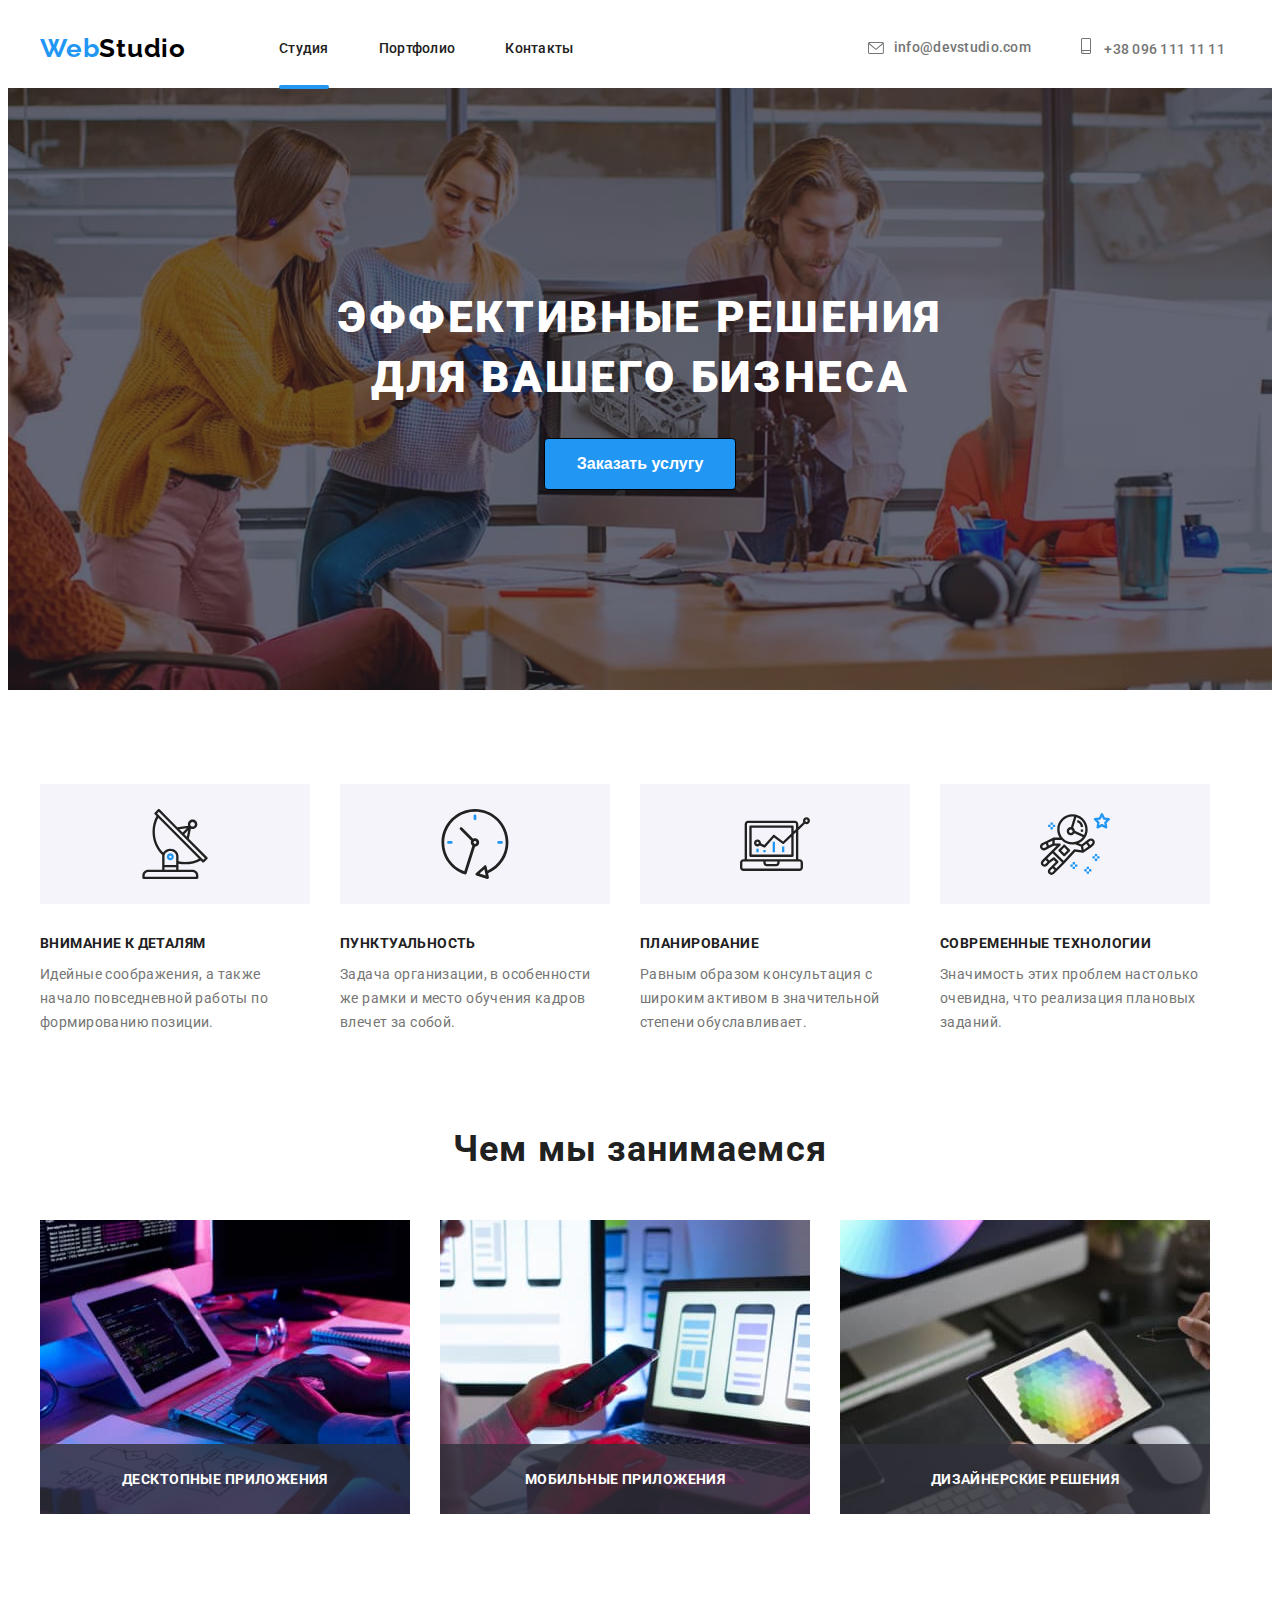
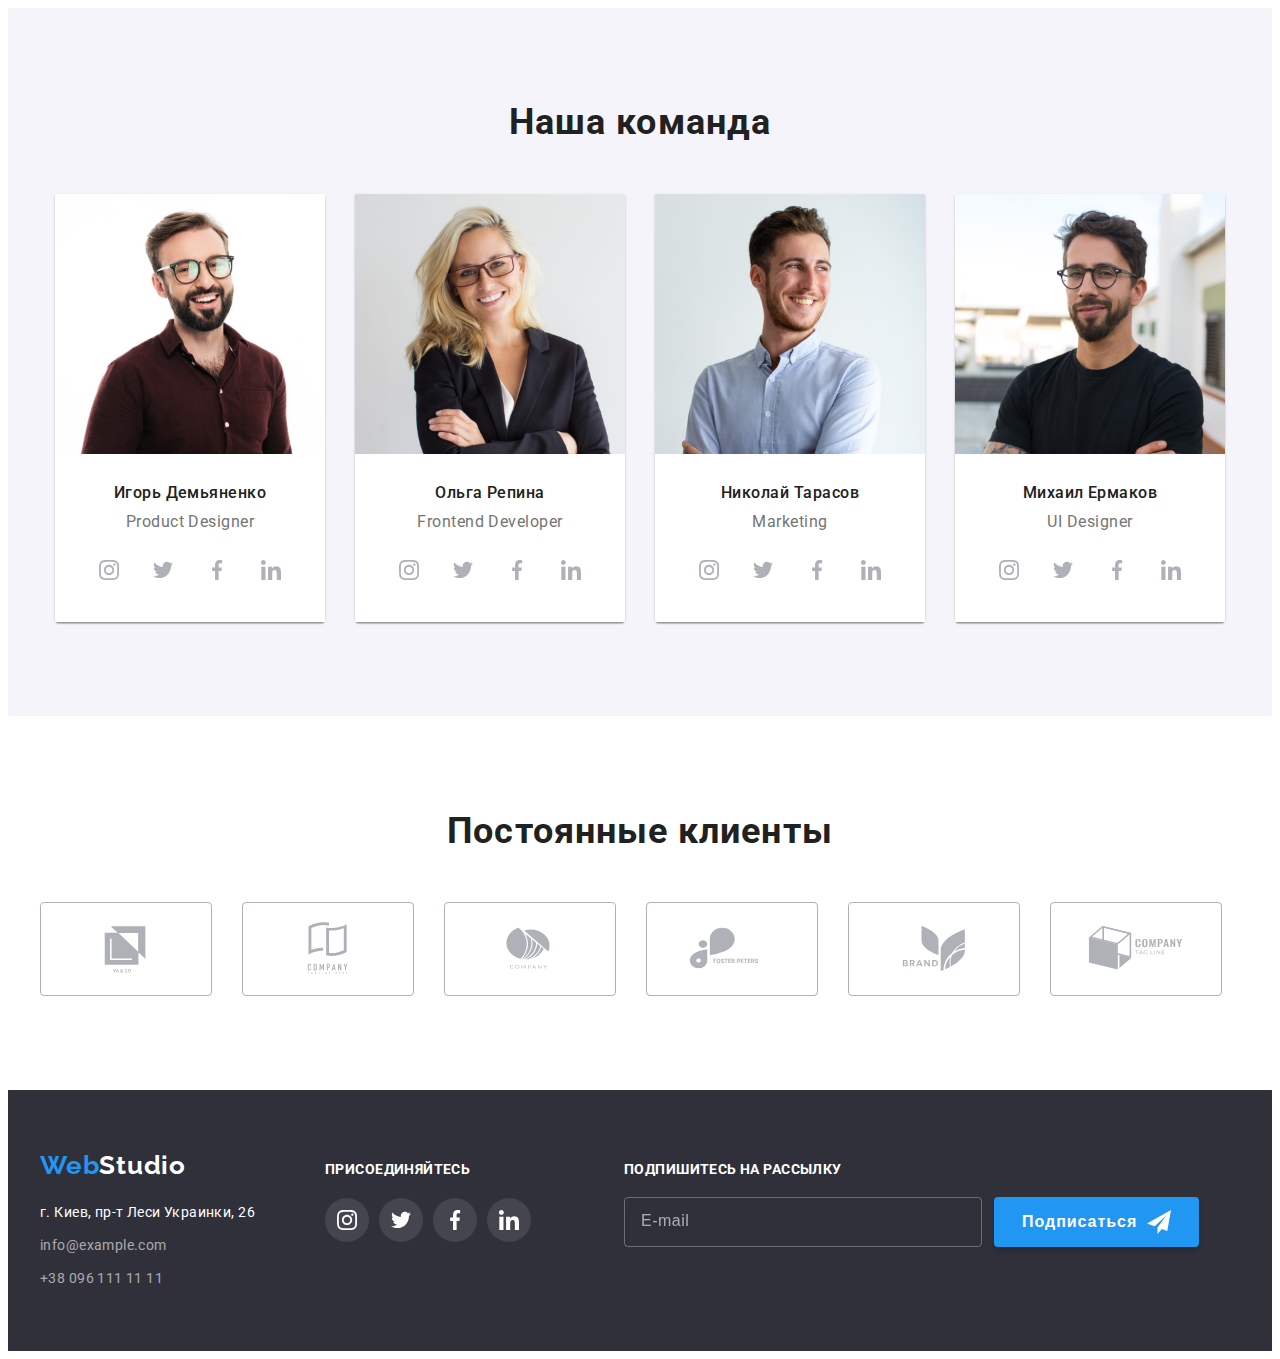
<file: index.html>
<!DOCTYPE html>
<html lang="ru">
    <head>
        <meta charset="UTF-8" />
        <meta http-equiv="X-UA-Compatible" content="IE=edge">
        <meta name="viewport" content="width=device-width, initial-scale=1.0">
        <link rel="stylesheet" href="https://cdnjs.cloudflare.com/ajax/libs/modern-normalize/1.1.0/modern-normalize.min.css" integrity="sha512-wpPYUAdjBVSE4KJnH1VR1HeZfpl1ub8YT/NKx4PuQ5NmX2tKuGu6U/JRp5y+Y8XG2tV+wKQpNHVUX03MfMFn9Q==" crossorigin="anonymous" referrerpolicy="no-referrer" />
        <link rel="preconnect" href="https://fonts.googleapis.com"> 
        <link rel="preconnect" href="https://fonts.googleapis.com"> 
        <link rel="preconnect" href="https://fonts.gstatic.com" crossorigin> 
        <link href="https://fonts.googleapis.com/css2?family=Raleway:wght@700&family=Roboto:wght@400;500;700;900&display=swap" rel="stylesheet">    
        <link rel="stylesheet" href="./css/styles.css">
        <title>Document</title>
</head>
<!---------------------------Header------------------------>
        <body>
            <header class="header">
                <div class="container main-nav">
                <a class="header-logo" href=""> <span class="accent-logo">Web</span>Studio</a>
                <nav class="header-navigation"> 
                    <ul class="header-list list">
                        <li class="header-item">
                            <a class="header-link current link" href="">Студия</a>
                        </li>
                        <li class="header-item">
                            <a class="header-link  link" href="./portfolio.html"  rel="noreferrer noopener">Портфолио</a>
                        </li>
                        <li class="header-item">
                            <a class="header-link link" href="">Контакты</a> 
                        </li>
                    </ul>
                </nav>
                <!----------------------Auth nav------------------>
                <div class="container auth-nav">
                    <ul class="contact list"> 
                    <li class="contact-item link">
                        <a class="header-mail" href="mailto:info@devstudio.com">
                        <svg class="header-mail-icon" width="16" height="12">
                            <use href="./images/sprite.svg#icon-envelope"/>
                        </svg>
                        info@devstudio.com
                    </a></li>
                <li class="contact-item link">
                    <a class="header-tel" href="tel:+380961111111">
                        <svg class="header-tel-icon" width="10" height="16">
                            <use href="./images/sprite.svg#icon-smartphone"/>
                        </svg>
                        +38 096 111 11 11
                    </a>
                </li>
                </ul>
                </div>
            </div>
            </header>
        <main>
            <!------------------------Hero------------------->
            <section class="hero">
                <div class="container">
                <h1 class="hero-text">Эффективные решения для вашего бизнеса</h1>
                <button class="hero-button" data-modal-open >Заказать услугу</button>
                </div>
            </section>
            <!----------------------Features------------------>
            <section class="features section">
                <div class="container">
                <ul class="features-pre-list">
                    <li class="features-list list">
                        <div class="features-content">
                            <svg class="features-icon" width="70" height="70">
                                <use href="./images/sprite.svg#icon-antenna"/>
                            </svg> 
                        </div>
                        <h3 class="features-item">Внимание к деталям</h3>
                        <p class="features-description"> Идейные соображения, а также начало повседневной работы по формированию позиции.</p>
                    </li>
                    <li class="features-list list">
                        <div class="features-content">
                            <svg class="features-icon" width="70" height="70">
                                <use href="./images/sprite.svg#icon-clock"/>
                            </svg> 
                        </div>
                        <h3 class="features-item">Пунктуальность</h3>
                        <p class="features-description">Задача организации, в особенности же рамки и место обучения кадров влечет за собой.</p>
                    </li>
                    <li class="features-list list">
                        <div class="features-content">
                            <svg class="features-icon" width="70" height="70">
                                <use href="./images/sprite.svg#icon-diagram"/>
                            </svg> 
                        </div>
                        <h3 class="features-item">Планирование</h3>
                        <p class="features-description">Равным образом консультация с широким активом в значительной степени обуславливает.</p>
                    </li>
                    <li class="features-list list">
                        <div class="features-content">
                            <svg class="features-icon" width="70" height="70">
                                <use href="./images/sprite.svg#icon-astronaut"/>
                            </svg> 
                        </div>
                        <h3 class="features-item">Современные технологии</h3>
                        <p class="features-description">Значимость этих проблем настолько очевидна, что реализация плановых заданий.</p>
                    </li>
                </ul>
                </div>
            </section>
            <!-------------------Чем мы занимаемся----------------->
            <section class="what-we-do-sctn">
                <div class="container">
           <h2 class="what-we-do-title">Чем мы занимаемся</h2>
           <ul class="what-we-do list">
                <li class="what-we-do-link">
                    <div class="what-we-do-box">
                    <img src="./images/box1.jpg" alt="Разработка ПО" width="370"/>
                    <div class="what-we-do-text">
                        <p class="what-we-do-item">Десктопные приложения</p>
                    </div>
                    </div>
                </li>
                <li class="what-we-do-link">
                    <div class="what-we-do-box">
                    <img src="./images/box2.jpg" alt="Создание макета для смартфона" width="370"/>
                    <div class="what-we-do-text">
                        <p class="what-we-do-item">Мобильные приложения</p>
                    </div>
                    </div>
                </li>
                <li class="what-we-do-link">
                    <div class="what-we-do-box">
                    <img src="./images/box3.jpg" alt="Дизайн" width="370"/>
                    <div class="what-we-do-text">
                        <p class="what-we-do-item">Дизайнерские решения</p>
                    </div>
                    </div>
                </li>
           </ul>
                </div>
            </section>
            <!------------------Наша команда---------------------------->
            <section class="team section">
                <div class="container">
                <h2 class="team-title">Наша команда</h2>
            <div class="card-box">
                <ul class="team-list">
                    <li class="team-link link">
                        <img src="./images/img1.jpg" alt="Игорь Демьяненко" width="270" height="260"/>
                        <div class="team-description">
                        <h3 class="team-name">Игорь Демьяненко</h3>
                        <p lang="en" class="team-position">Product Designer</p>
                            <ul class="team-social-network list">
                                <li class="social-item">
                                    <a href class="social-link">
                                    <svg class="social-icon" width="20" height="20">
                                <use href="./images/sprite.svg#icon-instagram"/>
                                    </svg> 
                                    </a>
                                </li>
                                <li class="social-item">
                                    <a href class="social-link">
                                    <svg class="social-icon" width="20" height="20">
                                <use href="./images/sprite.svg#icon-twitter"/>
                                    </svg> 
                                    </a>
                                </li>   
                                <li class="social-item">
                                    <a href class="social-link">
                                    <svg class="social-icon" width="20" height="20">
                                <use href="./images/sprite.svg#icon-facebook"/>
                                    </svg> 
                                    </a>
                                </li>   
                                <li class="social-item">
                                    <a href class="social-link">
                                    <svg class="social-icon" width="20" height="20">
                                <use href="./images/sprite.svg#icon-linkedin"/>
                                    </svg> 
                                    </a>
                                </li>
                            </ul>
                    </div>
                    </li>
                    <li class="team-link link">
                        <img src="./images/img2.jpg" alt="Ольга Репина" width="270" height="260"/>
                        <div class="team-description">
                        <h3 class="team-name">Ольга Репина</h3>
                        <p lang="en" class="team-position">Frontend Developer</p>
                            <ul class="team-social-network list">
                                <li class="social-item">
                                    <a href class="social-link">
                                    <svg class="social-icon" width="20" height="20">
                                <use href="./images/sprite.svg#icon-instagram"/>
                            </svg> 
                                    </a>
                                </li>
                                <li class="social-item">
                                    <a href class="social-link">
                                    <svg class="social-icon" width="20" height="20">
                                <use href="./images/sprite.svg#icon-twitter"/>
                            </svg> 
                                    </a>
                                </li>
                                <li class="social-item">
                                    <a href class="social-link">
                                    <svg class="social-icon" width="20" height="20">
                                <use href="./images/sprite.svg#icon-facebook"/>
                            </svg> 
                                    </a>
                                </li>
                                <li class="social-item">
                                    <a href class="social-link">
                                    <svg class="social-icon" width="20" height="20">
                                <use href="./images/sprite.svg#icon-linkedin"/>
                            </svg> 
                                    </a>
                                </li>
                            </ul>
                    </div>
                    </li>
                    <li class="team-link link">
                        <img src="./images/img3.jpg" alt="Николай Тарасов" width="270" height="260"/>
                        <div class="team-description">
                        <h3 class="team-name">Николай Тарасов</h3>
                        <p lang="en" class="team-position">Marketing</p>
                            <ul class="team-social-network list">
                                <li class="social-item">
                                    <a href class="social-link">
                                    <svg class="social-icon" width="20" height="20">
                                <use href="./images/sprite.svg#icon-instagram"/>
                                    </svg> 
                                    </a>
                                </li>   
                                <li class="social-item">
                                    <a href class="social-link">
                                    <svg class="social-icon" width="20" height="20">
                                <use href="./images/sprite.svg#icon-twitter"/>
                                    </svg> 
                                    </a>
                                </li>   
                                <li class="social-item">
                                    <a href class="social-link">
                                    <svg class="social-icon" width="20" height="20">
                                <use href="./images/sprite.svg#icon-facebook"/>
                                    </svg> 
                                    </a>
                                </li>   
                                <li class="social-item">
                                    <a href class="social-link">
                                    <svg class="social-icon" width="20" height="20">
                                <use href="./images/sprite.svg#icon-linkedin"/>
                                    </svg> 
                                    </a>
                                </li>
                            </ul>
                    </div>
                    </li>
                    <li class="team-link link">
                        <img src="./images/img4.jpg" alt="Михаил Ермаков" width="270" height="260"/>
                        <div class="team-description">
                        <h3 class="team-name">Михаил Ермаков</h3>
                        <p lang="en" class="team-position">UI Designer</p>
                            <ul class="team-social-network list">
                                <li class="social-item">
                                    <a href class="social-link">
                                    <svg class="social-icon" width="20" height="20">
                                <use href="./images/sprite.svg#icon-instagram"/>
                                    </svg> 
                                    </a>
                                </li>   
                                <li class="social-item">
                                    <a href class="social-link">
                                    <svg class="social-icon" width="20" height="20">
                                <use href="./images/sprite.svg#icon-twitter"/>
                                    </svg> 
                                    </a>
                                </li>   
                                <li class="social-item">
                                    <a href class="social-link">
                                    <svg class="social-icon" width="20" height="20">
                                <use href="./images/sprite.svg#icon-facebook"/>
                                    </svg> 
                                    </a>
                                </li>   
                                <li class="social-item">
                                    <a href class="social-link">
                                    <svg class="social-icon" width="20" height="20">
                                <use href="./images/sprite.svg#icon-linkedin"/>
                                    </svg> 
                                    </a>
                                </li>
                            </ul>
                    </div>
                    </li>
                </ul>
                </div>
            </div>
        </section>
            <!---------------- Clients ---------------------->
            <section class="clients section">
                <div class="container"> 
                    <h2 class="clients-title">Постоянные клиенты</h2>
                    <ul class="clients-logo list">
                        <li class="clients-item list">
                            <a href class="clients-link link">
                            <svg class="clients-icon" width="106" height="60">
                                <use href="./images/sprite.svg#icon-logo-12"/>
                            </svg> 
                        </a>
                        </li>
                        <li class="clients-item list">
                            <a href class="clients-link link">
                            <svg class="clients-icon" width="106" height="60">
                                <use href="./images/sprite.svg#icon-logo-11"/>
                            </svg> 
                        </a>
                        </li>
                        <li class="clients-item list">
                            <a href class="clients-link link">
                            <svg class="clients-icon" width="106" height="60">
                                <use href="./images/sprite.svg#icon-logo-10"/>
                            </svg> 
                        </a>
                        </li>
                        <li class="clients-item list">
                            <a href class="clients-link link">
                            <svg class="clients-icon" width="106" height="60">
                                <use href="./images/sprite.svg#icon-logo-9"/>
                            </svg> 
                        </a>
                        </li>
                        <li class="clients-item list">
                            <a href class="clients-link link">
                            <svg class="clients-icon" width="106" height="60">
                                <use href="./images/sprite.svg#icon-logo-8"/>
                            </svg> 
                        </a>
                        </li>
                        <li class="clients-item list">
                            <a href class="clients-link link">
                            <svg class="clients-icon" width="106" height="60">
                                <use href="./images/sprite.svg#icon-logo-3"/>
                            </svg> 
                        </a>
                        </li>
                    </ul>
                </div>
            </section>
        </main>    
        <!-----------------Footer---------------------->
        <footer class="footer ">
            <div class="container footer-content">
            <div class="footer-left">
            <a class="footer-logo " href="index.html"> <span class="accent-logo">Web</span>Studio</a>
            <ul class="footer-list list">
                  <li class="footer-item">
                    <a class="footer-address link" href="https://goo.gl/maps/Fyau3RTndr1kcrQs9" target="_blank" rel="noopener noreferrer">г. Киев, пр-т Леси Украинки, 26</a>
                  </li>
                  <li class="footer-item">
                   <a class="footer-mail link" href="mailto:info@example.com">info@example.com</a>
                  </li>
                  <li class="footer-item">
                   <a class="footer-tel link" href="tel:380961111111">+38 096 111 11 11</a>
                  </li>
                </ul>
            </div>
            <div class="footer-right"> 
                <h3 class="footer-social-networks">ПРИСОЕДИНЯЙТЕСЬ</h3>
                <ul class="footer-social-logo list">
                    <li class="footer-social-item">
                        <a href class="footer-social-link">
                            <svg class="footer-social-icon" width="20" height="20">
                                <use href="./images/sprite.svg#icon-instagram"/>
                            </svg> 
                        </a>
                    </li>
                    <li class="footer-social-item">
                        <a href class="footer-social-link">
                            <svg class="footer-social-icon" width="20" height="20">
                                <use href="./images/sprite.svg#icon-twitter"/>
                            </svg> 
                        </a>
                    </li>
                    <li class="footer-social-item">
                        <a href class="footer-social-link">
                            <svg class="footer-social-icon" width="20" height="20">
                                <use href="./images/sprite.svg#icon-facebook"/>
                            </svg> 
                        </a>
                    </li>
                    <li class="footer-social-item">
                        <a href class="footer-social-link">
                            <svg class="footer-social-icon" width="20" height="20">
                                <use href="./images/sprite.svg#icon-linkedin"/>
                            </svg> 
                        </a>
                    </li>
                </ul>
            </div>
            <div class="footer-subscription">
                <h3 class="footer-subscription-title">Подпишитесь на рассылку</h3>
                <form action="#" class="sbscr-nowrap">
                    <input type="email" name="subscription-mail" placeholder="E-mail" class="subscription-mail-text">
                    <button type="submit" class="footer-button">Подписаться
                        <svg class="footer-button-icon" width="24" height="24">
                            <use href="./images/sprite.svg#icon-send"/>
                        </svg> 
                        </button>
                </form>
            </div>
        </div>
        </footer>  
        <div class="backdrop is-hidden" data-modal>
            <div class="modal">
                <button type="button" class="btn-close" data-modal-close>
                <svg class="backdrop-icon" width="18" height="18">
                    <use href="./images/sprite.svg#icon-close"/>
                </svg> 
            </button>
            <form action="#" class="modal-form">
                <b class="modal-title">Оставьте свои данные, мы вам перезвоним</b>
                <div class="modal-form-field">
                    <label for="input-name" class="modal-form-label">Имя</label>
                    <span class="input-wrap">
                    <input type="text" id="input-name" class="modal-form-input" name="user-name">
                    <svg class="modal-form-icon" width="18" height="18">
                        <use href="./images/sprite.svg#icon-user"/>
                    </svg> 
                </span>
                </div>
                <div class="modal-form-field">
                    <label for="input-tel" class="modal-form-label">Телефон</label>
                    <span class="input-wrap">
                    <input type="tel" id="input-tel" class="modal-form-input" name="user-name">
                    <svg class="modal-form-icon" width="18" height="18">
                        <use href="./images/sprite.svg#icon-tel"/>
                    </svg> 
                </span>
                </div>
                <div class="modal-form-field">
                    <label for="input-mail" class="modal-form-label">Почта</label>
                    <span class="input-wrap">
                    <input type="email" id="input-mail" class="modal-form-input" name="user-mail">
                    <svg class="modal-form-icon" width="18" height="18">
                        <use href="./images/sprite.svg#icon-email"/>
                    </svg> 
                </span>
                </div>
                <div class="modal-form-field">
                    <label for="comment" class="modal-form-label">Комментарий</label>
                    <textarea name="modal-comment" id="comment" placeholder="Введите текст" class="modal-comment"></textarea>
                </div>
                <div class="modal-form-field">
                    <input type="checkbox" id="check" name="policy" class="visually-hidden checkbox">
                    <label for="check" class="check-label">
                        <span class="check-icon">
                            <svg class="" width="16" height="15">
                                <use href="./images/sprite.svg#icon-checked"/>
                            </svg> 
                        </span> Соглашаюсь с рассылкой и принимаю <a class="agreement" href=""> Условия договора</a>
                    </label>
                    <button type="submit" class="modal-form-btn">Отправить</button>
                </div>
            </form>
            </div>
        </div>
        <script src="./js/modal.js"></script>
        </body>
</html>
</file>
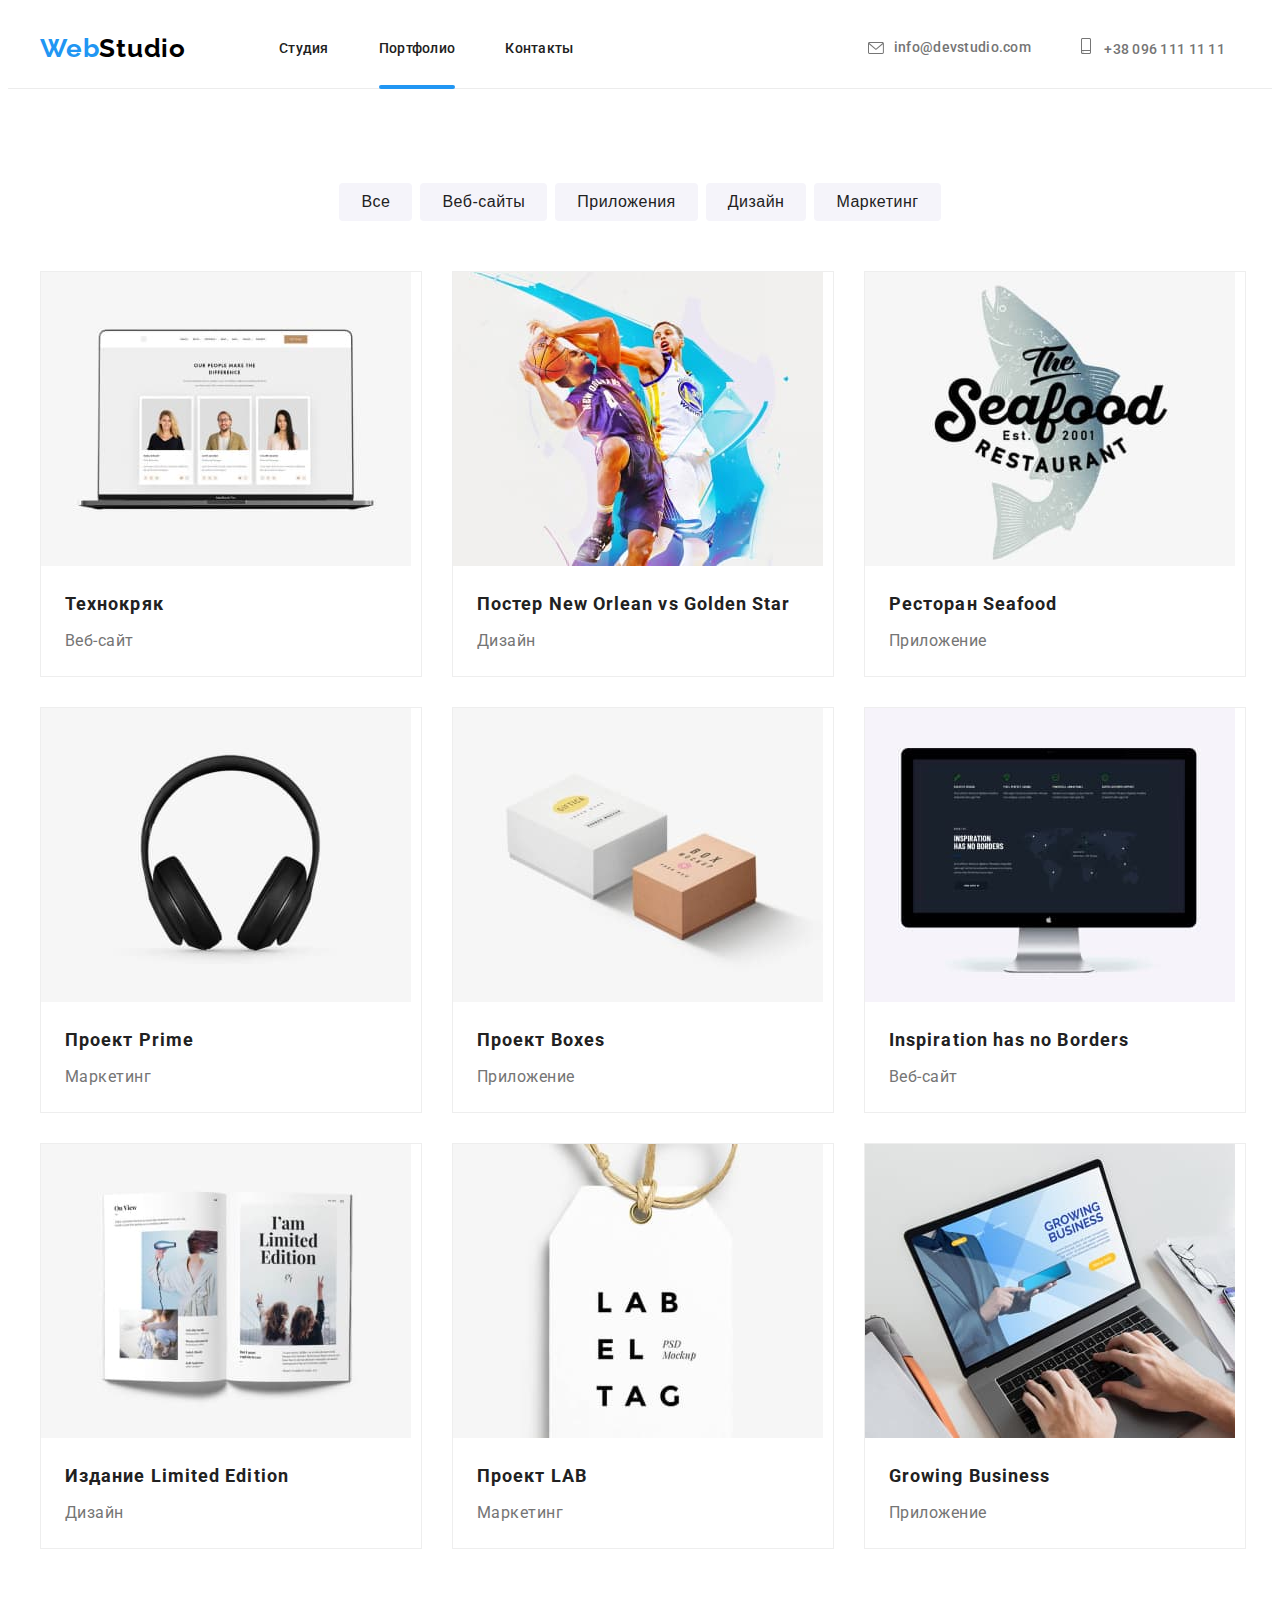
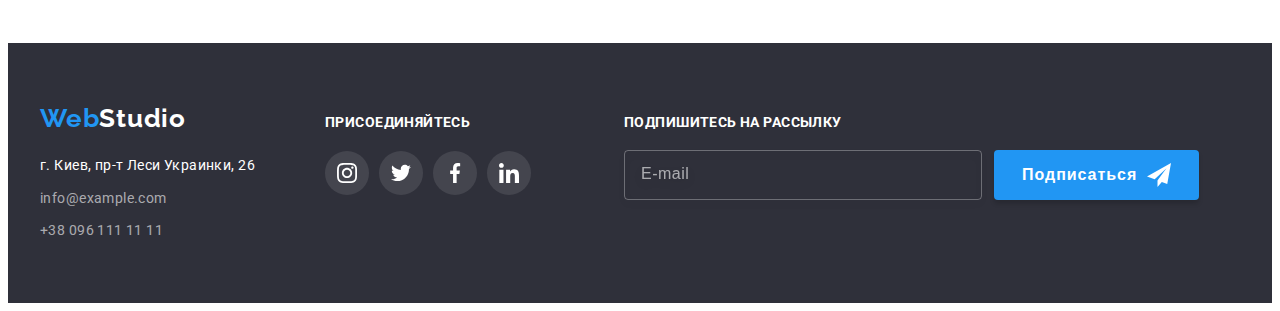
<file: portfolio.html>
<!DOCTYPE html>
<html lang="ru">
    <head>
        <meta charset="UTF-8" />
        <meta http-equiv="X-UA-Compatible" content="IE=edge">
        <meta name="viewport" content="width=device-width, initial-scale=1.0">
        <link rel="stylesheet" href="https://cdnjs.cloudflare.com/ajax/libs/modern-normalize/1.1.0/modern-normalize.min.css" integrity="sha512-wpPYUAdjBVSE4KJnH1VR1HeZfpl1ub8YT/NKx4PuQ5NmX2tKuGu6U/JRp5y+Y8XG2tV+wKQpNHVUX03MfMFn9Q==" crossorigin="anonymous" referrerpolicy="no-referrer" />
        <link rel="preconnect" href="https://fonts.googleapis.com"> 
        <link rel="preconnect" href="https://fonts.googleapis.com"> 
        <link rel="preconnect" href="https://fonts.gstatic.com" crossorigin> 
        <link href="https://fonts.googleapis.com/css2?family=Raleway:wght@700&family=Roboto:wght@400;500;700;900&display=swap" rel="stylesheet">    
        <link rel="stylesheet" href="./css/styles.css">
        <title>Document</title>
    </head>
        <body>
            <header class="header header-pf">
                <div class="container main-nav">
                <a class="header-logo" href=""> <span class="accent-logo">Web</span>Studio</a>
                <nav class="header-navigation"> 
                    <ul class="header-list list">
                        <li class="header-item">
                            <a class="header-link  link" href="./index.html">Студия</a>
                        </li>
                        <li class="header-item">
                            <a class="header-link current link" href="./portfolio.html"  rel="noreferrer noopener">Портфолио</a>
                        </li>
                        <li class="header-item">
                            <a class="header-link link" href="">Контакты</a> 
                        </li>
                    </ul>
                </nav>
                <!----------------------Auth nav------------------>
                <div class="container auth-nav">
                    <ul class="contact list"> 
                    <li class="contact-item link">
                        <a class="header-mail" href="mailto:info@devstudio.com">
                        <svg class="header-mail-icon" width="16" height="12">
                            <use href="./images/sprite.svg#icon-envelope"/>
                        </svg>
                        info@devstudio.com
                    </a></li>
                <li class="contact-item link">
                    <a class="header-tel" href="tel:+380961111111">
                        <svg class="header-tel-icon" width="10" height="16">
                            <use href="./images/sprite.svg#icon-smartphone"/>
                        </svg>
                        +38 096 111 11 11
                    </a></li>
                </ul>
                </div>
            </div>
            </header>
        <main>
            <section class="portfolio section">  
                <div class="container">
                <ul class="list-pf-button list">
                <li class="pf-btn-list"> <button class="button-pf" type="button">Все</li>
                <li class="pf-btn-list"> <button class="button-pf" type="button">Веб-сайты </li> 
                <li class="pf-btn-list"> <button class="button-pf" type="button">Приложения</li>
                <li class="pf-btn-list"> <button class="button-pf" type="button">Дизайн</li>
                <li class="pf-btn-list"> <button class="button-pf" type="button">Маркетинг</li>
                </ul>
                </div>
                <div class="container">
                <ul class="list-pf">
                    <li class="item-pf">
                        <a class="item-pf-link link" href="">
                            <div class="item-pf-overtext">
                        <img src="./images/tekhno.jpg" alt="Технокряк" width="370" height="294"/>
                        <p class="item-pf-text">Технокряк это современная площадка распространения коронавируса. Компании используют эту платформу для цифрового шпионажа и атак на защищённые сервера конкурентов.</p>
                            </div>
                        <div class="pf-dscr">
                        <h3 class="portfolio-title">Технокряк</h3>
                        <p class="portfolio-description">Веб-сайт</p>
                        </div>
                        </a>
                    </li>
                    <li class="item-pf">
                        <a class="item-pf-link link" href="">
                            <div class="item-pf-overtext">
                        <img src="./images/neworl.jpg" alt="Постер New Orlean vs Golden Star" width="370" height="294"/>
                        <p class="item-pf-text">Технокряк это современная площадка распространения коронавируса. Компании используют эту платформу для цифрового шпионажа и атак на защищённые сервера конкурентов.</p>
                            </div>
                        <div class="pf-dscr">
                        <h3 class="portfolio-title">Постер New Orlean vs Golden Star</h3>
                        <p class="portfolio-description">Дизайн</p>
                        </div>
                        </a>
                    </li>
                    <li class="item-pf">
                        <a class="item-pf-link link" href="">
                            <div class="item-pf-overtext">
                        <img src="./images/seafood.jpg" alt="Ресторан Seafood" width="370" height="294"/>
                        <p class="item-pf-text">Технокряк это современная площадка распространения коронавируса. Компании используют эту платформу для цифрового шпионажа и атак на защищённые сервера конкурентов.</p>
                            </div>
                        <div class="pf-dscr">
                        <h3 class="portfolio-title">Ресторан Seafood</h3>
                        <p class="portfolio-description">Приложение</p>
                        </div>
                        </a>
                    </li>
                    <li class="item-pf">
                        <a class="item-pf-link link" href="">
                            <div class="item-pf-overtext">
                        <img src="./images/prime.jpg" alt="Проект Prime" width="370" height="294"/>
                        <p class="item-pf-text">Технокряк это современная площадка распространения коронавируса. Компании используют эту платформу для цифрового шпионажа и атак на защищённые сервера конкурентов.</p>
                            </div>
                        <div class="pf-dscr">
                        <h3 class="portfolio-title">Проект Prime</h3>
                        <p class="portfolio-description">Маркетинг</p>
                        </div>
                        </a>
                    </li>
                    <li class="item-pf">
                        <a class="item-pf-link link" href="">
                            <div class="item-pf-overtext">
                        <img src="./images/pjboxes.jpg" alt="Проект Boxes" width="370" height="294"/>
                        <p class="item-pf-text">Технокряк это современная площадка распространения коронавируса. Компании используют эту платформу для цифрового шпионажа и атак на защищённые сервера конкурентов.</p>
                            </div>
                        <div class="pf-dscr">
                        <h3 class="portfolio-title">Проект Boxes</h3>
                        <p class="portfolio-description">Приложение</p>
                        </div>
                        </a>
                    </li>
                    <li class="item-pf">
                        <a class="item-pf-link link" href="">
                            <div class="item-pf-overtext">
                        <img src="./images/inspiration.jpg" alt="Inspiration has no Borders" width="370" height="294"/>
                        <p class="item-pf-text">Технокряк это современная площадка распространения коронавируса. Компании используют эту платформу для цифрового шпионажа и атак на защищённые сервера конкурентов.</p>
                            </div>
                        <div class="pf-dscr"> 
                        <h3 class="portfolio-title">Inspiration has no Borders</h3>
                        <p class="portfolio-description">Веб-сайт</p>
                        </div>
                        </a>
                    </li>
                    <li class="item-pf">
                        <a class="item-pf-link link" href="">
                            <div class="item-pf-overtext">
                        <img src="./images/limited.jpg" alt="Издание Limited Edition" width="370" height="294"/>
                        <p class="item-pf-text">Технокряк это современная площадка распространения коронавируса. Компании используют эту платформу для цифрового шпионажа и атак на защищённые сервера конкурентов.</p>
                            </div>
                        <div class="pf-dscr">
                        <h3 class="portfolio-title">Издание Limited Edition</h3>
                        <p class="portfolio-description">Дизайн</p>
                        </a>
                    </li>
                    <li class="item-pf">
                        <a class="item-pf-link link" href="">
                            <div class="item-pf-overtext">
                        <img src="./images/lab.jpg" alt="Проект LAB" width="370" height="294"/>
                        <p class="item-pf-text">Технокряк это современная площадка распространения коронавируса. Компании используют эту платформу для цифрового шпионажа и атак на защищённые сервера конкурентов.</p>
                            </div>
                        <div class="pf-dscr">
                        <h3 class="portfolio-title">Проект LAB</h3>
                        <p class="portfolio-description">Маркетинг</p>
                        </div>
                        </a>
                    </li>
                    <li class="item-pf">
                        <a class="item-pf-link link" href="">
                            <div class="item-pf-overtext">
                        <img src="./images/growing.jpg" alt="Growing Business" width="370" height="294"/>
                        <p class="item-pf-text">Технокряк это современная площадка распространения коронавируса. Компании используют эту платформу для цифрового шпионажа и атак на защищённые сервера конкурентов.</p>
                            </div>
                        <div class="pf-dscr">
                        <h3 class="portfolio-title">Growing Business</h3>
                        <p class="portfolio-description">Приложение</p>
                        </div>
                        </a>
                    </li>
                </ul>
            </div>
            </section>
        </main>  
        <footer class="footer ">
            <div class="container footer-content">
            <div class="footer-left">
            <a class="footer-logo " href="index.html"> <span class="accent-logo">Web</span>Studio</a>
            <ul class="footer-list list">
                  <li class="footer-item">
                    <a class="footer-address link" href="https://goo.gl/maps/Fyau3RTndr1kcrQs9" target="_blank" rel="noopener noreferrer">г. Киев, пр-т Леси Украинки, 26</a>
                  </li>
                  <li class="footer-item">
                   <a class="footer-mail link" href="mailto:info@example.com">info@example.com</a>
                  </li>
                  <li class="footer-item">
                   <a class="footer-tel link" href="tel:380961111111">+38 096 111 11 11</a>
                  </li>
                </ul>
            </div>
            <div class="footer-right"> 
                <h3 class="footer-social-networks">ПРИСОЕДИНЯЙТЕСЬ</h3>
                <ul class="footer-social-logo list">
                    <li class="footer-social-item">
                        <a href class="footer-social-link">
                            <svg class="footer-social-icon" width="20" height="20">
                                <use href="./images/sprite.svg#icon-instagram"/>
                            </svg> 
                        </a>
                    </li>
                    <li class="footer-social-item">
                        <a href class="footer-social-link">
                            <svg class="footer-social-icon" width="20" height="20">
                                <use href="./images/sprite.svg#icon-twitter"/>
                            </svg> 
                        </a>
                    </li>
                    <li class="footer-social-item">
                        <a href class="footer-social-link">
                            <svg class="footer-social-icon" width="20" height="20">
                                <use href="./images/sprite.svg#icon-facebook"/>
                            </svg> 
                        </a>
                    </li>
                    <li class="footer-social-item">
                        <a href class="footer-social-link">
                            <svg class="footer-social-icon" width="20" height="20">
                                <use href="./images/sprite.svg#icon-linkedin"/>
                            </svg> 
                        </a>
                    </li>
                </ul>
            </div>
            <div class="footer-subscription">
                <h3 class="footer-subscription-title">Подпишитесь на рассылку</h3>
                <form action="#" class="sbscr-nowrap">
                    <input type="email" name="subscription-mail" placeholder="E-mail" class="subscription-mail-text">
                    <button type="submit" class="footer-button">Подписаться
                        <svg class="footer-button-icon" width="24" height="24">
                            <use href="./images/sprite.svg#icon-send"/>
                        </svg> 
                        </button>
                </form>
            </div>
        </div>
        </footer>  

        </body>
</html>
</file>
<file: css/styles.css>
:root {
    --main-title-color: #FFFFFF;
    --secondary-title-color: #212121; 
    --main-text-color: #212121;
    --secondary-text-color: #757575;
    --accent-color: #2196F3;
}
    
body {
    font-family: "Roboto", sans-serif; 
    color: #212121;
}

p,
h1,
h2,
h3,
h4,
h5, 
h6,
ul  {
    margin-top: 0;
    margin-bottom: 0;
    margin-left: 0;
}
.section {
    padding-top: 94px;
    padding-bottom: 94px;
}
.container {
    width: 1200px;
    padding-left: 15px;
    padding-right: 15px;
    margin: 0 auto;
}
.link {
    text-decoration: none;
}
.list {
    list-style: none;
    margin: 0;
    padding: 0;
}

.header-mail,
.header-tel,
.header-link{
    transition-property: color;
    transition-duration: 250ms;
    transition-timing-function: cubic-bezier(0.4, 0, 0.2, 1);
}

.header-item {
    position: relative;
}
.header-link .current {
color: var(--accent-color);
}
.current::after {
    position: absolute;
    display: block;
    content: '';
    height: 4px;
    min-width: 100%;
    border-radius: 2px;
    background-color: var(--accent-color);
    bottom: -1px;
}
.what-we-do  {
    display: flex;
}
.team-list {
    display: flex;
    flex-wrap: wrap;
}
.header-list {
    display: flex;
}
.header-navigation {
    display: flex;
}
.header-logo {
    font-family: Raleway;
    font-style: normal;
    color: #000000;
    text-decoration: none;
    font-weight: bold;
    font-size: 26px;
    line-height: 1.19;
    letter-spacing: 0.03em;

    margin-right: 93px;
    margin-left: auto;
}
.accent-logo {
    color: var(--accent-color); 
}
.header {
    font-weight: 500;
    font-size: 14px;
    line-height: 1.14;
    letter-spacing: 0.02em;
    color: #212121;
} 
.header-link {
    font-weight: 500;
    font-size: 14px;
    line-height: 16px;
    letter-spacing: 0.02em;
    color: #212121;

    display: block;
    padding-top: 32px;
    padding-bottom: 32px;
}
.header-item:not(:last-child) {
    margin-right: 50px;
}
.header-list .header-link:focus,
.header-item:hover .header-link,
.header-item:focus .header-link {
    color: #2196F3;
}
.header-mail {
    margin-right: 50px;
}
.header-tel-icon:hover,
.header-tel-icon:focus, 
.header-mail-icon:hover,
.header-mail-icon:focus {
    fill: currentColor;
}

/* ---------------------Auth nav------------------ */
.main-nav {
    display: flex;
    align-items: center;
    margin-left: auto;
}
.header-mail {
    display: flex;
    align-items: center;

    font-weight: 500;
    font-size: 14px;
    line-height: 1.14;
    letter-spacing: 0.02em;
    color: #757575;
    text-decoration: none;

    margin-right: 50px;

    
}
.header-mail-icon {
    /* content: "";
    display: block; */
    width: 16px;
    height: 12px;
}
.header-tel-icon {
    width: 10px;
    height: 16px;
}
.header-tel .header-tel-icon, .header-mail .header-mail-icon {
    margin-right: 10px;
    fill: #757575;

    transition-property: fill;
    transition-duration: 250ms;
    transition-timing-function: cubic-bezier(0.4, 0, 0.2, 1);
}
.contact {
    display: flex;
    margin-left: auto;
    align-items: center;

}

.header-mail:hover,
.header-mail:focus,
.header-mail:hover .header-mail-icon,
.header-mail:focus .header-mail-icon,
.header-tel:hover,
.header-tel:focus,
.header-tel:hover .header-tel-icon,
.header-tel:focus .header-tel-icon
{
    color: #2196F3;
    fill: #2196F3;
}
.header-tel  {
    font-weight: 500;
    font-size: 14px;
    line-height: 1.14;
    letter-spacing: 0.02em;
    color:#757575;
    text-decoration: none;
}
.auth-nav{
    display: flex;
    justify-content: flex-end;
}
/* ------------------------Hero------------------- */
.hero {
    background-color: #2F303A;
    max-width: 1600px;
    margin: 0 auto;
    text-align: center;

    background-image: linear-gradient(
        rgba(47, 48, 58, 0.4),
        rgba(47, 48, 58, 0.4)),
    url("../images/bg-img.jpg");
    background-repeat: no-repeat;
    background-position: center;
    background-size: cover;
}
.hero-text {
    display: inline-block;
    width: 696px;
    font-weight: 900;
    font-size: 44px;
    line-height: 1.36;
    text-align: center;
    letter-spacing: 0.06em;
    text-transform: uppercase;
    color: var(--main-title-color);

    margin-bottom: 30;
    align-items: center;
    margin-bottom: 30px;
}
.hero-button {
    display: block;
    text-align: center;
    margin-left: auto;
    margin-right: auto;
    font-style: normal;
    font-weight: bold;
    font-size: 16px;
    line-height: 30px;
    color: #FFFFFF;
    background-color:#2196F3;
    border: 1px solid #000000;
    border-radius: 4px;
    cursor: pointer;
    padding: 10px 32px;

    transition-property: background-color;
    transition-duration: 250ms;
    transition-timing-function: cubic-bezier(0.4, 0, 0.2, 1);
}
.hero-button:hover,
.hero-button:focus {
    border-color: var(--accent-color);
}
.hero .container {
    padding-top: 200px;
    padding-bottom: 200px;
}
.link:hover {
    color: #2196F3;
}

/* -------------Features-------------- */
.features-content {
    display: flex;
    justify-content: center;
    align-items: center;
    width: 270px;
    height: 120px;
    background-color: #F5F4FA;

    margin-bottom: 30px;
}
.features-icon {
    fill: #AFB1B8;
}
.features .section {
    padding-top: 94px;
    padding-bottom: 94px;
}
.features-list {
    width: 270px;
}
.features-pre-list {
    display: flex;
    /* justify-content: center; */
    padding: 0;
}
.features-list:not(:last-child) {
    margin-right: 30px;
}
.features-item {
    font-weight: bold;
    font-size: 14px;
    line-height: 1.36;
    letter-spacing: 0.03em;
    text-transform: uppercase;
    color: #212121;
    margin-bottom: 10px;
}
.features-description {
    font-weight: normal;
    font-size: 14px;
    line-height: 1.71;
    letter-spacing: 0.03em;
    color: #757575;
}
/* -------------------Чем мы занимаемся----------------- */
.what-we-do-sctn  {
    padding-bottom: 94px;
}
.what-we-do-title {
    display: center;
    font-weight: bold;
    text-align: center;
    font-size: 36px;
    line-height: 1.16;
    letter-spacing: 0.03em;
    color: #212121;
    margin-bottom: 50;
}
.what-we-do-link {
    text-decoration: none;
    width: 370px;
}
.what-we-do-link:not(:last-child) {
    margin-right: 30px;
}
.what-we-do {
    list-style: none;
    margin-top: 50px;
}
.what-we-do-item {
    font-weight: 700;
    font-size: 14px;
    line-height: 16px;
    text-align: center;
    letter-spacing: 0.03em;
    text-transform: uppercase;
    
    color: #FFFFFF;
}
.what-we-do-box {
    position: relative;
}
img {display: block;}

.what-we-do-text {
    position: absolute;
    display: flex;
    align-items: center;
    justify-content: center;
    width: 100%;
    height: 70px;
    bottom: 0;
    background: rgba(47, 48, 58, 0.8);

}
/* ------------------Наша команда---------------------------- */
.team {
    background-color: #F5F4FA;

}
.team-list {
    justify-content: center;
}
.team-title {
    font-weight: bold;
    font-size: 36px;
    line-height: 1.16;
    text-align: center;
    letter-spacing: 0.03em;
    color: #212121;
    margin-bottom: 50px;
}
.card-box {
    margin: 0;
    display: block;
}

.team-list {
    display: flex;
    flex-wrap: nowrap;
    list-style: none;
    align-content: center;
    padding: 0;
}

.team-link {
    text-decoration: none;
    background-color: #fff;
    border-radius: 0px 0px 4px 4px;

    box-shadow: 0px 2px 1px 0px rgba(0, 0, 0, 0.2),
    0px 1px 1px 0px rgba(0, 0, 0, 0.14), 0px 1px 3px 0px rgba(0, 0, 0, 0.12);
}
.team-link:not(:last-child) {
    margin-right: 30px;
}
.team-description {
    padding-top: 30px;
    padding-bottom: 30px;
    background-color: inherit;

}
.team-position {
    margin-top: 10px;

}
.team-name {
    font-weight: 500;
    font-size: 16px;
    line-height: 1.18;
    text-align: center;
    letter-spacing: 0.03em;
    color: #212121;
}
.team-position {
    font-weight: normal;
    font-size: 16px;
    line-height: 1.18;
    text-align: center;
    letter-spacing: 0.03em;
    color: #757575;
}
.team-social-network {
    display: flex;
    justify-content: center;
    margin-top: 16px;
    /* padding-bottom: 30px; */
}
.social-item:not(:last-child) {
    margin-right: 10px;
    }
.social-link {
    width: 44px;
    height: 44px;
    /* width: 100%;
    height: 100%; */
    display: flex;
    align-items: center;
    justify-content: center;
    border-radius: 50%;

    transition-property: background-color;
    transition-duration: 250ms;
    transition-timing-function: cubic-bezier(0.4, 0, 0.2, 1);
} 
.social-link .social-icon,
.social-link .social-icon {
    transition-property: fill;
    transition-duration: 250ms;
    transition-timing-function: cubic-bezier(0.4, 0, 0.2, 1);
} 
.social-icon {
    fill: #AFB1B8;
    width: 20px;
    height: 20px;
}
.social-link:hover,
.social-link:focus,
.social-link:hover .social-icon,
.social-link:focus .social-icon
{
    fill: #fff;
    background-color: var(--accent-color);
}

/* ------------------ Clients ------------------- */
.clients-title {
    display: block;
    font-weight: bold;
    font-size: 36px;
    line-height: 1,66;
    text-align: center;
    letter-spacing: 0.03em;
    margin-bottom: 50px;

    color: #212121;
}
.clients-logo {
    display: flex;
}
.clients-icon {
    width: 106px;
    height: 60px;
    fill: #AFB1B8;
    display: flex;
    align-items: center;
    justify-content: center;
}
.clients-item:hover .clients-icon,
.clients-item:focus .clients-icon
{
    fill: #2196F3;
}

.clients-item .clients-icon,
.clients-item .clients-icon {
    transition-property: fill;
    transition-duration: 250ms;
    transition-timing-function: cubic-bezier(0.4, 0, 0.2, 1);
} 

.clients-item:hover,
.clients-item:focus,
.clients-link:hover,
.clients-link:focus {
    border: 1px solid var(--accent-color);
}
.clients-link:hover .clients-icon,
.clients-link:focus .clients-icon {
    fill: var(--accent-color);
}

.clients-item:not(:last-child) {
    margin-right: 30px;
}
.clients-link {
    /* width: 170px;
    height: 92px; */
    width: 100%;
    height: 100%;
    display: flex;
    justify-content: center;
    align-items: center;
}
.clients-item {
    width: 170px;
    height: 92px;
    border: 1px solid #AFB1B8;
    border-radius: 4px;
    cursor: pointer;

    transition-property: background-color;
    transition-duration: 250ms;
    transition-timing-function: cubic-bezier(0.4, 0, 0.2, 1);
} 


    /* ------------------Footer------------------ */
.footer-right {
    margin-left: 70px;
}
.footer-left {
    flex-shrink: 0;
}

.footer-social-networks {
    display: flex;
    color: #fff;
    font-weight: 700;
    font-size: 14px;
    line-height: 1.14;
    letter-spacing: 0.03em;
    text-transform: uppercase;
    margin-bottom: 20px;
    }
.footer-social-logo {
    display: flex;
    justify-content: center;
}
.footer-social-item:not(:last-child) {
    margin-right: 10px;
}    
.footer-social-link {
    width: 44px;
    height: 44px;
    display: flex;
    justify-content: center;
    align-items: center;
    border-radius: 50%;
    background-color: rgba(255, 255, 255, 0.1);

    transition-property: background-color;
    transition-duration: 250ms;
    transition-timing-function: cubic-bezier(0.4, 0, 0.2, 1);
}
.footer-social-icon {
    fill: #fff;
}
.footer-social-link:hover,
.footer-social-link:focus {
    background-color: #2196F3;
}

.footer {
    color: #FFFFFF;
    background-color: #2F303A;
    display: flex;
    align-items: baseline;
    flex-wrap: nowrap; 
    padding-top: 60px;
    padding-bottom: 60px;
}

.footer-logo {
    font-family: Raleway;
    font-style: normal;
    color: #FFFFFF;
    text-decoration: none;
    font-weight: bold;
    font-size: 26px;
    line-height: 1.19;
    letter-spacing: 0.03em;
    margin-bottom: 20px;
} 
.footer .container {
    display: flex;
    align-items: baseline;
    /* padding-bottom: 60px; */
}
.footer-list {
    display: flex;
    flex-direction: column;
    margin-top: 20px;
}

.footer-address {
    display: flex;
    flex-wrap: nowrap;
    text-decoration: none;
    font-weight: normal;
    font-size: 14px;
    line-height: 1.71;
    letter-spacing: 0.03em;
    color: #FFFFFF;
    margin-bottom: 9px;
    

    transition-property: color;
    transition-duration: 250ms;
    transition-timing-function: cubic-bezier(0.4, 0, 0.2, 1);
}
.footer-tel {
    display: flex;
    margin-top: 9px;
}
.footer-mail,
.footer-tel
{  text-decoration: none;
    font-weight: normal;
    font-size: 14px;
    line-height: 1.71;
    letter-spacing: 0.03em;
    color: rgba(255, 255, 255, 0.6);

    transition-property: background-color;
    transition-duration: 250ms;
    transition-timing-function: cubic-bezier(0.4, 0, 0.2, 1);
}
.footer-address-data {
    text-decoration: none;
    font-weight: normal;
}
.container .footer-content {
display: flex;
}

.footer-subscription {
    display: flex;
    flex-wrap: wrap;
    margin-left: 93px;
    margin-right: 0;
}
.footer-subscription-title {
    font-weight: bold;
    font-size: 14px;
    line-height: 16px;
    letter-spacing: 0.03em;
    text-transform: uppercase;

    color: #FFFFFF;

    margin-bottom: 20px;
    
}
.sbscr-nowrap {
    display: flex;
    flex-wrap: nowrap;
}
.subscription-mail-text {
    outline: none;
    padding: 15px 16px;

    width: 358px;
    background: transparent;
    border: 1px solid rgba(255, 255, 255, 0.3);
    box-sizing: border-box;
    filter: drop-shadow(0px 4px 4px rgba(0, 0, 0, 0.15));
    border-radius: 4px;
    color: rgba(255, 255, 255, 0.6);

    transition-property: border;
    transition-duration: 250ms;
    transition-timing-function: cubic-bezier(0.4, 0, 0.2, 1);

}
.subscription-mail-text:focus,
.subscription-mail-text:hover {
    border: 1px solid var(--accent-color);

}
.subscription-mail-text::placeholder{
    font-style: normal;
    font-weight: normal;
    font-size: 16px;
    line-height: 1.25;
    display: flex;
    align-items: center;
    letter-spacing: 0.03em;
    background-color: transparent;
    color: rgba(255, 255, 255, 0.6);
}
.footer-button {
    font-weight: bold;
    font-size: 16px;
    line-height: 1.87;
    display: flex;
    align-items: center;
    text-align: center;
    letter-spacing: 0.06em;
    cursor: pointer;
    border: 0;
    padding: 10px 28px;
    min-width: 200px;
    height: 50px;

    color: #FFFFFF;
    background: #2196F3;
    box-shadow: 0px 4px 4px rgba(0, 0, 0, 0.15);
    border-radius: 4px;
    margin-left: 12px;

    transition-property: border;
    transition-duration: 250ms;
    transition-timing-function: cubic-bezier(0.4, 0, 0.2, 1);

}
.footer-button:hover,
.footer-button:focus {
    background-color: #2196F3;
}
.footer-button-icon {
    margin-left: 10px;
    fill: #FFFFFF;
}
.modal {
    position: absolute;
    width: 528px;
    min-height: 581px;
    background: #FFFFFF;
    box-shadow: 0px 1px 3px rgba(0, 0, 0, 0.12), 0px 1px 1px rgba(0, 0, 0, 0.14), 0px 2px 1px rgba(0, 0, 0, 0.2);
    border-radius: 4px;
    padding: 40px;
}
.checkbox {

}
.modal-form {

}
.modal-title {
    display: block;
    font-weight: bold;
    font-size: 20px;
    line-height: 23px;
    text-align: center;
    letter-spacing: 0.03em;

    color: #212121;
    margin-bottom: 12px;
}
.modal-form-field {
    margin-bottom: 12px;
}
.modal-form-label {
    display: block;
    font-weight: normal;
    font-size: 12px;
    line-height: 1.16;
    letter-spacing: 0.01em;
    margin-bottom: 4px;

    color: #757575;

}
.modal-form-input {
    display: block;
    width: 100%;
    height: 40px;
    border: 1px solid rgba(33, 33, 33, 0.2);
    box-sizing: border-box;
    border-radius: 4px;
    padding-left: 42px;

    transition-property: border;
    transition-duration: 250ms;
    transition-timing-function: cubic-bezier(0.4, 0, 0.2, 1);
}
.modal-form-input:hover,
.modal-form-input:focus {
    border: 1px solid var(--accent-color);
}
.modal-form-input:hover~svg,
.modal-form-input:focus~svg,
.modal-form-icon:hover,
.modal-form-icon:focus {
    fill: #2196F3;
}
.modal-comment:hover,
.modal-comment:focus {
    border: 1px solid var(--accent-color);

}
.input-wrap {
    display: block;
    position: relative;
}
.modal-form-icon {
    position: absolute;
    left: 12px;
    top: 50%;
    transform: translateY(-50%);
    color: #212121;

    transition-property: fill;
    transition-duration: 250ms;
    transition-timing-function: cubic-bezier(0.4, 0, 0.2, 1);

}
.modal-comment {
    width: 100%;
    height: 120px;
    border: 1px solid rgba(33, 33, 33, 0.2);
    box-sizing: border-box;
    border-radius: 4px;
    padding-left: 16px;
    padding-top: 12px;
    resize: none;
    /* margin-bottom: 20px; */

    transition-property: border;
    transition-duration: 250ms;
    transition-timing-function: cubic-bezier(0.4, 0, 0.2, 1);
}
.modal-comment::placeholder {
    font-style: normal;
    font-weight: normal;
    font-size: 12px;
    line-height: 1.16;
    letter-spacing: 0.01em;

    color: rgba(117, 117, 117, 0.5);
}
.check-label {
    display: flex;
    justify-content: center;
    align-items: center;
    font-weight: normal;
    font-style: normal;
    font-weight: 400;
    font-size: 14px;
    line-height: 1.71px;
    letter-spacing: 0.03em;

    color: #757575;
    margin-bottom: 30px;
    margin-top: 20px;
}
.check-icon {
    display: flex;
    align-items: center;
    justify-content: center;
    width: 15px;
    height: 16px;
    border: 2px solid #212121;
    border-radius: 2px;

    margin-right: 8.5px;
}
.checkbox:checked + .check-label .check-icon {
    background: var(--accent-color);
    border: none;
}
.agreement {
    margin-left: 5px;
    color: #2196F3;
}
.modal-form-btn {
    display: flex;
    align-items: center;
    text-align: center;
    justify-content: center;
    font-weight: bold;
    font-size: 16px;
    line-height: 1.87;
    letter-spacing: 0.06em;
    min-width: 200px;
    height: 50px;
    cursor: pointer;

    color: #FFFFFF;

    background: #188CE8;
    box-shadow: 0px 4px 4px rgba(0, 0, 0, 0.15);
    border-radius: 4px;
    border: 0;
    padding: 10px 55px 10px 55px;

    margin: auto;
}
.visually-hidden {
    position: absolute;
    width: 1px;
    height: 1px;
    margin: -1px;
    padding: 0;
    overflow: hidden;
    border: 0;
    clip: rect(0 0 0 0);
}
input, textarea {
    outline: none;
    border: none;
}
.backdrop {
    position: fixed;
    height: 100vh;
    width: 100vw;
    background-color: rgba(0, 0, 0, 0.578);
    top: 0;
    display: flex;
    align-items: center;
    justify-content: center;
    transition: opacity;
    transition-property: visibility;
    transition-duration: 250ms;
    transition-timing-function: cubic-bezier(0.4, 0, 0.2, 1);

    }

.backdrop-icon {
fill: #000000;
    }


.btn-close {
    width: 30px;
    height: 30px;
    border: 1px solid rgba(0, 0, 0, 0, 1);
    background-color: unset;
    border-radius: 50%;
    position: absolute;
    right: 5px;
    top: 5px;
    justify-content: center;
    align-items: center;
    display: flex;
    fill: #000000;
    background: #FFFFFF;
    border: 1px solid rgba(0, 0, 0, 0.1);
    box-sizing: border-box;
    cursor: pointer;

    transition-property: color;
    transition-duration: 250ms;
    transition-timing-function: cubic-bezier(0.4, 0, 0.2, 1);

}
.btn-close:focus .backdrop-icon,
.btn-close:hover .backdrop-icon {
    fill: var(--accent-color);
}
.icon-backdrop {
    fill: #000000;
}

.backdrop.is-hidden {
    opacity: 0;
    visibility: hidden;
    pointer-events: none;
}

/* .check-label::before {
    content: '';
    width: 15px;
    height: 16px;
    border: 2px solid #212121;
    border-radius: 2px;
} */

/* .checkbox:checked + .check-label::before{
    background: var(--accent-color);
    background-image: url(../images/checked.svg);
    fill: #fff;
    background-repeat: no-repeat;
    background-size: contain;
    background-position: center;
    border: none;
} */
/* --------------PORTFOLIO-------------- */

.header-pf {
    border-bottom: 1px solid #ECECEC;
    height: 80px;
    left: 0px;
    top: 0px;
    display: flex;
}
.list-pf-button {
    padding: 0;
}
.button {
    background-color: #F5F4FA;
    color: #212121;
    font-weight: 500;
    font-size: 16px;
    line-height: 1.62;
    text-align: center;
    letter-spacing: 0.03em;
    cursor: pointer;
}
.button:hover {
    background-color: #2196F3;
    color: #FFFFFF;
}
.list-pf-button {
    display: flex;
    justify-content: center;
    margin-bottom: 50px;
}
.button-pf {
    display: inline-block;
    font-weight: 500;  
    font-size: 16px;
    line-height: 1.62;
    text-align: center;
    letter-spacing: 0.03em;
    background: rgba(245, 244, 250, 1);
    color: #212121;
    cursor: pointer;
    border-radius: 4px;
    padding: 6px 22px 6px 22px;
    border: none;

    transition-property: background-color;
    transition-duration: 250ms;
    transition-timing-function: cubic-bezier(0.4, 0, 0.2, 1);

}
.pf-btn-list:not(:last-child) {
    margin-right: 8px;
}
.list-pf {
    list-style: none;
    display: flex;
    flex-wrap: wrap;
    margin-right: -30px;
    margin-top: -30px; 
    padding: 0;  
}
.item-pf {
    margin-right: 30px;
    margin-top: 30px; 
    flex-basis: calc((100% - 90px)/3);
    border: 1px solid #EEEEEE;

    transition-property: border;
    transition-duration: 250ms;
    transition-timing-function: cubic-bezier(0.4, 0, 0.2, 1);

}
.item-pf:nth-child(3n) {
    margin-right: 0;
}
.item-pf-link {
    display: block;
    text-decoration: none;
    transition-property: box-shadow;
    transition-duration: 250ms;
    transition-timing-function: cubic-bezier(0.4, 0, 0.2, 1);
}
.item-pf-overtext {
    position: relative;
    overflow: hidden;
}
.item-pf-text {
    padding: 63px 24px;
    position: absolute;
    top: 0;
    left: 0;
    height: 100%;
    background-color: rgba(33, 150, 243, 0.9);
    color: #FFFFFF;
    font-style: normal;
    font-weight: 500;
    font-size: 18px;
    line-height: 1.56;
    letter-spacing: 0.03em;
    transform: translateY(101%);
    transition: transform 250ms cubic-bezier(0.4, 0, 0.2, 1);
}
.item-pf-overtext:hover .item-pf-text {
    transform: translateY(0%);
}



.button-pf:hover,
.button-pf:focus 
{
    background-color: #2196F3;
    color: #FFFFFF;
    box-shadow: 0px 3px 1px rgba(0, 0, 0, 0.1), 0px 1px 2px rgba(0, 0, 0, 0.08), 0px 2px 2px rgba(0, 0, 0, 0.12);
} 
.portfolio-title {
    font-weight: bold;
    font-size: 18px;
    line-height: 2;
    letter-spacing: 0.06em;
    color: #212121;
    margin-bottom: 4px;
}
.pf-dscr {
    padding: 20px 24px 20px 24px;
}
.item-pf:focus,
.item-pf:hover {
    border-bottom: 1px solid rgba(0, 0, 0, 0.12);
    border-left: 1px solid rgba(0, 0, 0, 0.12);
    border-right: 1px solid rgba(0, 0, 0, 0.12);
    box-shadow: 0px 1px 1px rgba(0, 0, 0, 0.12), 0px 4px 4px rgba(0, 0, 0, 0.06), 1px 4px 6px rgba(0, 0, 0, 0.16);
}
.portfolio-description {
    font-weight: normal;
    font-size: 16px;
    line-height: 1.87;
    letter-spacing: 0.03em;
    color: #757575;
    }
</file>
